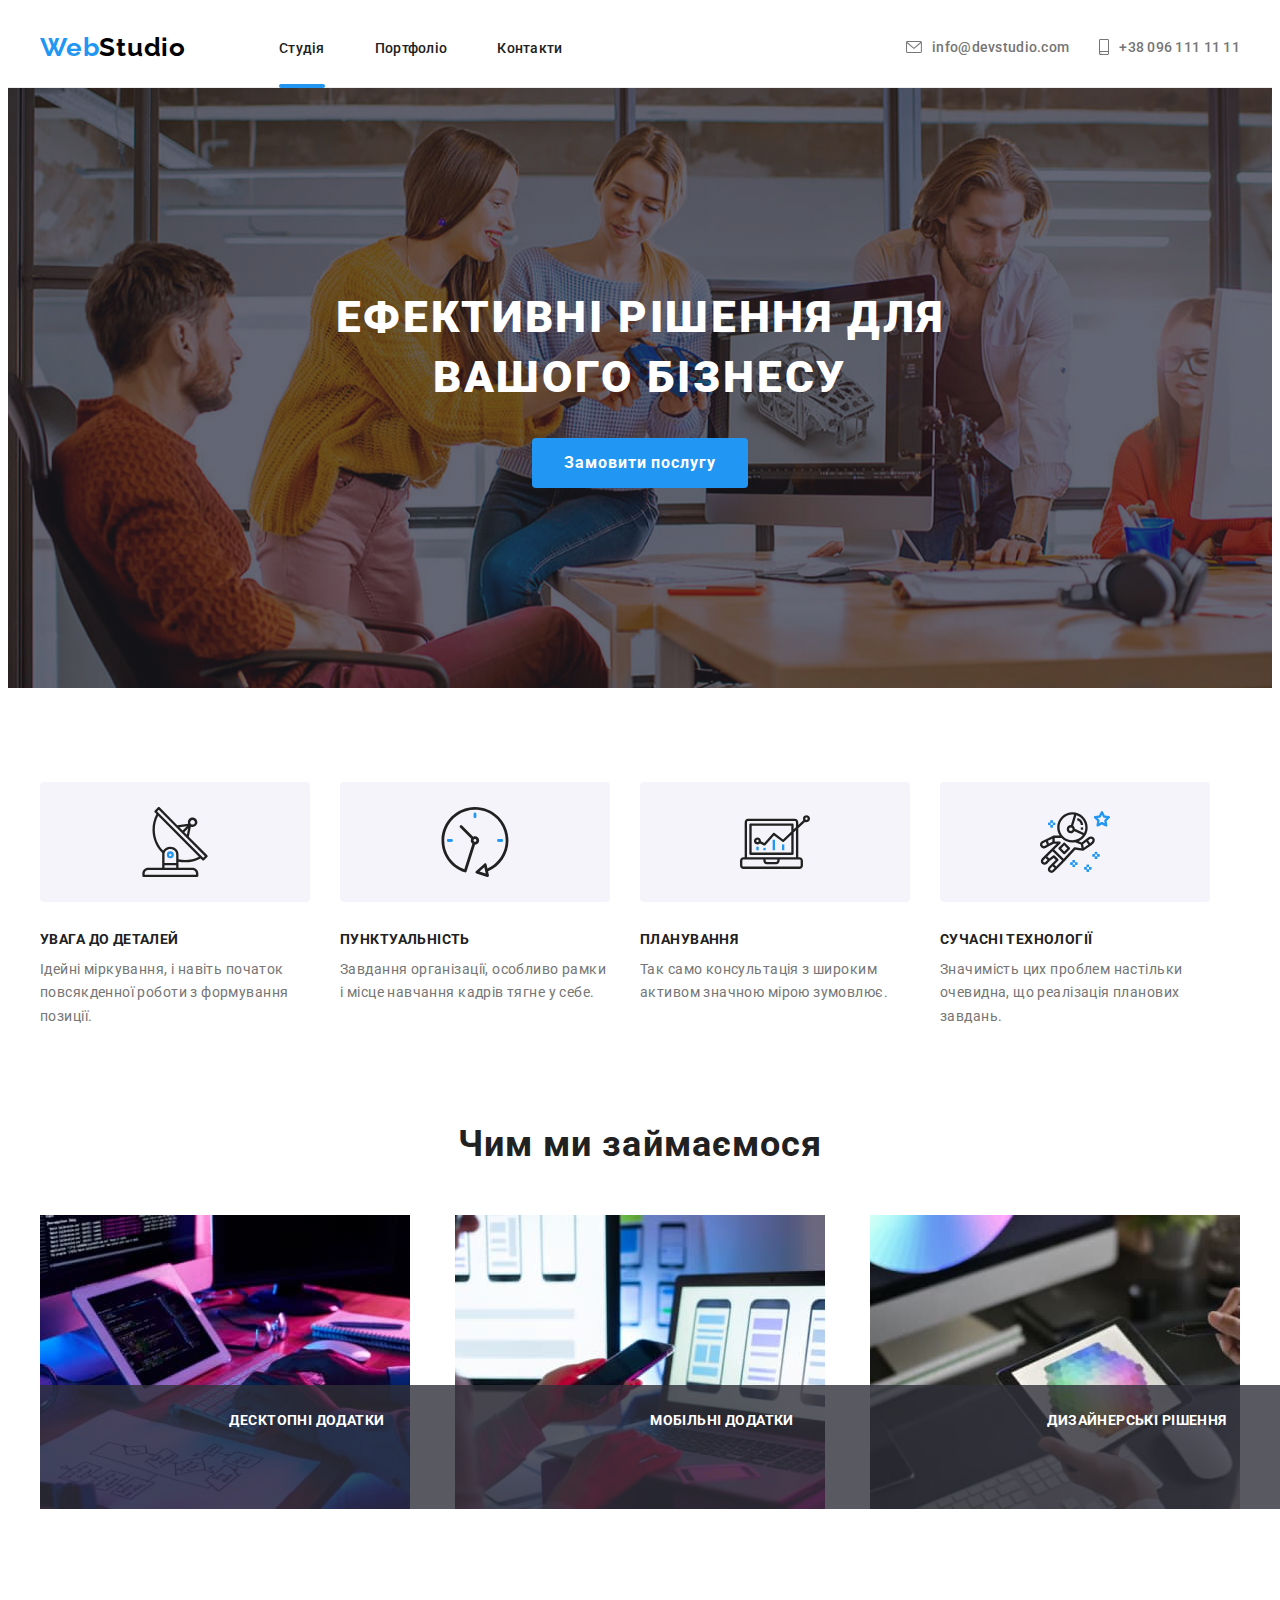
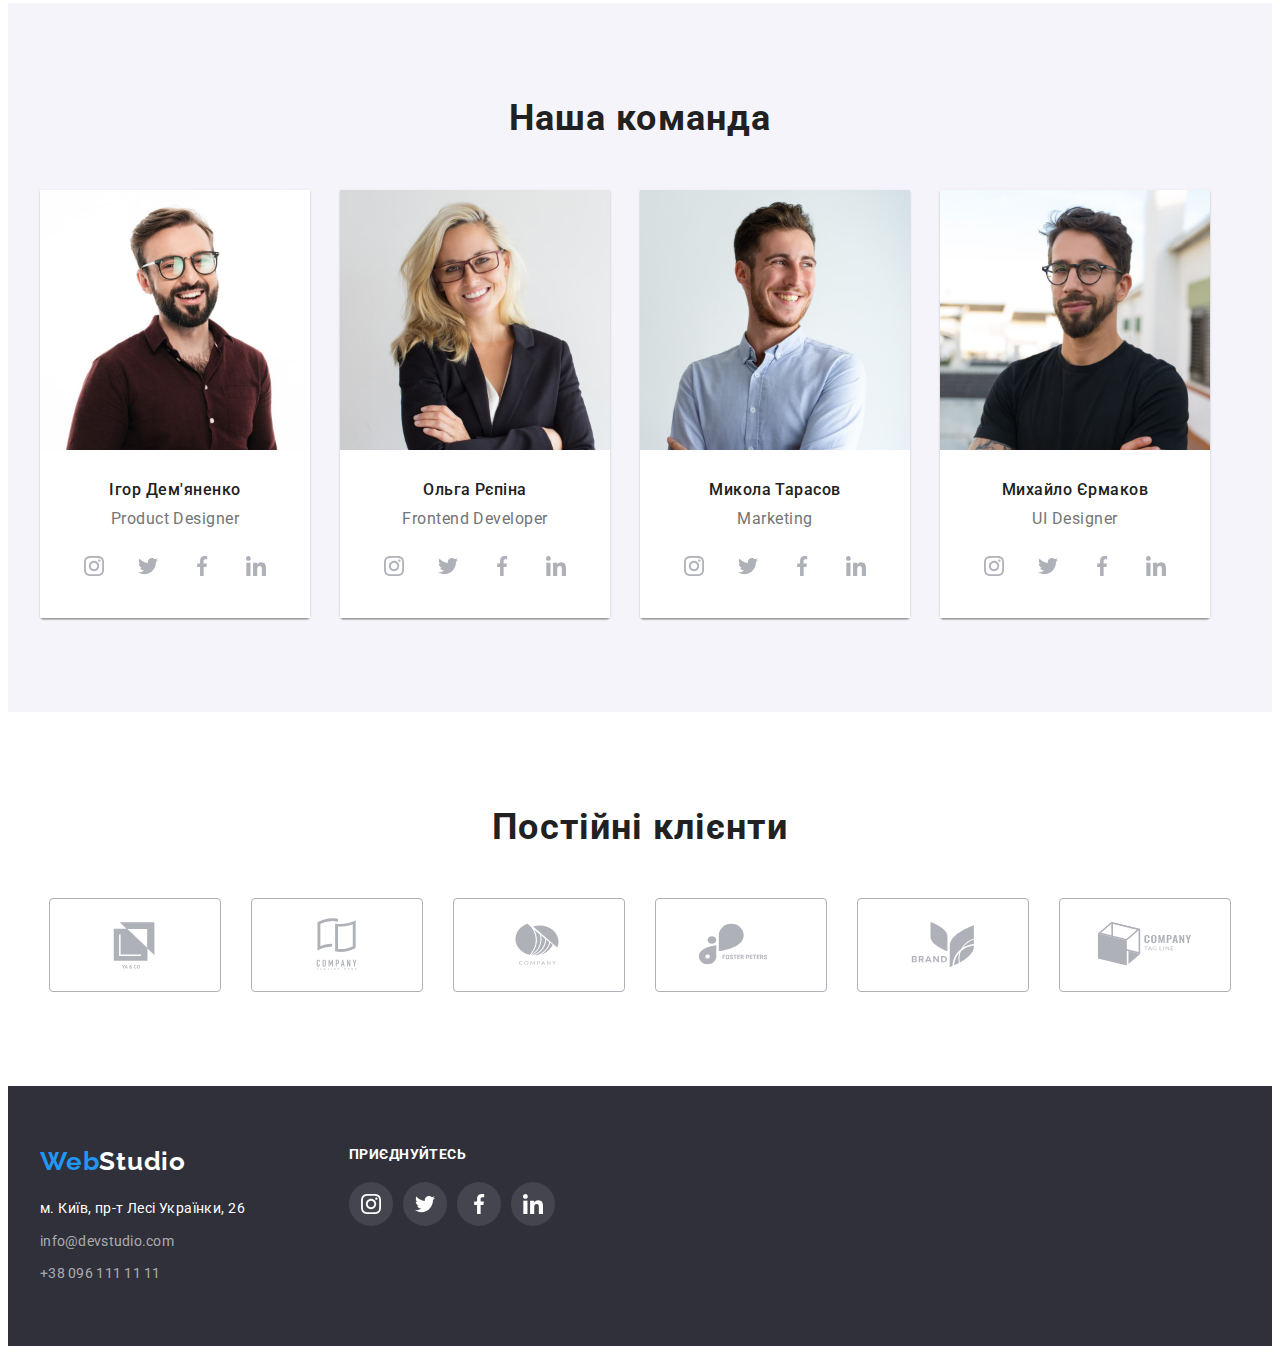
<file: index.html>
<!DOCTYPE html>
<html lang="uk">
<head>
    <meta charset="UTF-8">
    <meta http-equiv="X-UA-Compatible" content="IE=edge">
    <meta name="viewport" content="width=device-width, initial-scale=1.0">
    <title>Document</title>
    <link rel="preconnect" href="https://fonts.googleapis.com">
    <link rel="preconnect" href="https://fonts.gstatic.com" crossorigin>
    <link href="https://fonts.googleapis.com/css2?family=Raleway:wght@700&family=Roboto:wght@400;500;700;900&display=swap"
        rel="stylesheet">
    <link rel="stylesheet" href="https://cdnjs.cloudflare.com/ajax/libs/modern-normalize/1.1.0/modern-normalize.min.css"
        integrity="sha512-wpPYUAdjBVSE4KJnH1VR1HeZfpl1ub8YT/NKx4PuQ5NmX2tKuGu6U/JRp5y+Y8XG2tV+wKQpNHVUX03MfMFn9Q=="
        crossorigin="anonymous" referrerpolicy="no-referrer" />
    <link rel="stylesheet" href="./css/styles.css" />
</head>
<body>
    <header class="header">
        <div class="container header-container">
            <a class="logo link" href="./index.html"><span class="logo-part">Web</span>Studio</a>
            <nav class="navigation">
                <ul class="nav-list list">
                    <li class="nav-list-item">
                        <a class="nav-list-link nav-list-link-current link" href="index.html">Студія</a>
                    </li>
                    <li class="nav-list-item">
                        <a class="nav-list-link link" href="portfolio.html">Портфоліо</a>
                    </li>
                    <li class="nav-list-item">
                        <a class="nav-list-link link" href="">Контакти</a>
                    </li>
                </ul>
            </nav>
            <div class="header-contacts">
                <a class="contact-item  link" href="mailto:info@devstudio.com">
                    <svg class="contact-item-icon" width="16" height="12">
                        <use href="./images/icons.svg#mailbox"></use>
                    </svg>
                    info@devstudio.com
                </a>
            
                <a class="contact-item link" href="tel:+380961111111">
                    <svg class="contact-item-icon" width="10" height="16">
                        <use href="./images/icons.svg#smartphone"></use>
                    </svg>
                    +38 096 111 11 11
                </a>
            </div>
        </div>
    </header>
    <main>
        <section class="hero-section">
            <div class="container">
            <h1 class="main-title">
                Ефективні рішення для вашого бізнесу
            </h1>
            <button class="modal-button" type="button" data-modal-close>Замовити послугу</button>
            </div>
        </section>
        <section class="section">
            <div class="container">
                <ul class="list descriptions">
                    <li class="description-card">
                        <div class="icon-box">
                            <svg class="description-icon" width="70" height="70">
                                <use href="./images/icons.svg#antenna"></use>
                            </svg>
                        </div>
                        <h3 class="list-title">Увага до деталей</h3>
                        <p class="list-description">Ідейні міркування, і навіть початок повсякденної роботи з формування позиції.</p>
                    </li>
                    <li class="description-card">
                        <div class="icon-box">
                            <svg class="description-icon" width="70" height="70">
                                <use href="./images/icons.svg#clock"></use>
                            </svg>
                        </div>
                        <h3 class="list-title">Пунктуальність</h3>
                        <p class="list-description">Завдання організації, особливо рамки і місце навчання кадрів тягне у себе.</p>
                    </li>
                    <li class="description-card">
                        <div class="icon-box">
                            <svg class="description-icon" width="70" height="70">
                                <use href="./images/icons.svg#diagram"></use>
                            </svg>
                        </div>
                        <h3 class="list-title">Планування</h3>
                        <p class="list-description">Так само консультація з широким активом значною мірою зумовлює.</p>
                    </li>
                    <li class="description-card">
                        <div class="icon-box">
                            <svg class="description-icon" width="70" height="70">
                                <use href="./images/icons.svg#astronaut"></use>
                            </svg>
                        </div>
                        <h3 class="list-title">Сучасні технології</h3>
                        <p class="list-description">Значимість цих проблем настільки очевидна, що реалізація
                            планових завдань.</p>
                    </li>
                </ul>
            </div>
        </section>
        <section>
            <div class="container">
                <h2 class="section-title">Чим ми займаємося</h2>
                <ul class="list computers">
                    <li>
                        <img class="card-img" src="./images/computer1.jpg" alt="фото комп'ютера" width="370" height="294">
                        <p class="overlay-text">Десктопні додатки</p>
                    </li>
                    <li>
                        <img class="card-img" src="./images/computer2.jpg" alt="фото комп'ютера" width="370" height="294">
                        <p class="overlay-text">Мобільні додатки</p>
                    </li>
                    <li>
                        <img class="card-img" src="./images/computer3.jpg" alt="фото комп'ютера" width="370" height="294">
                        <p class="overlay-text">Дизайнерські рішення</p>
                    </li>
                </ul>
            </div>
        </section>
        <section class="employees-section section">
            <div class="container">
                <h2 class="section-title">Наша команда</h2>
                <ul class="list employees">
                    <li class="employees-card">
                        <img src="./images/team1.jpg" alt="фото співробітника" width="270" height="260">
                        <div class="employee-card-wrapper">
                            <h3 class="employee">Ігор Дем'яненко</h3>
                            <p class="job-position" lang="en">Product Designer</p>
                            <ul class="icon-list list">
                                <li>
                                    <a class="icon-list-link" href="">
                                        <svg class="social-icon" width="20" height="20">
                                            <use href="./images/icons.svg#instagram"></use>
                                        </svg>
                                    </a>
                                </li>
                                <li>
                                    <a class="icon-list-link" href="">
                                        <svg class="social-icon" width="20" height="20">
                                            <use href="./images/icons.svg#twitter"></use>
                                        </svg>
                                    </a>
                                </li>
                                <li>
                                    <a class="icon-list-link" href="">
                                        <svg class="social-icon" width="20" height="20">
                                            <use href="./images/icons.svg#facebook"></use>
                                        </svg>
                                    </a>
                                </li>
                                <li>
                                    <a class="icon-list-link" href="">
                                        <svg class="social-icon" width="20" height="20">
                                            <use href="./images/icons.svg#linkedin"></use>
                                        </svg>
                                    </a>
                                </li>
                            </ul>
                        </div>
                    </li>
                    <li class="employees-card">
                        <img src="./images/team2.jpg" alt="фото співробітника" width="270" height="260">
                        <div class="employee-card-wrapper">
                            <h3 class="employee">Ольга Рєпіна</h3>
                            <p class="job-position" lang="en">Frontend Developer</p>
                            <ul class="icon-list list">
                                <li>
                                    <a class="icon-list-link" href="">
                                        <svg class="social-icon" width="20" height="20">
                                            <use href="./images/icons.svg#instagram"></use>
                                        </svg>
                                    </a>
                                </li>
                                <li>
                                    <a class="icon-list-link" href="">
                                        <svg class="social-icon" width="20" height="20">
                                            <use href="./images/icons.svg#twitter"></use>
                                        </svg>
                                    </a>
                                </li>
                                <li>
                                    <a class="icon-list-link" href="">
                                        <svg class="social-icon" width="20" height="20">
                                            <use href="./images/icons.svg#facebook"></use>
                                        </svg>
                                    </a>
                                </li>
                                <li>
                                    <a class="icon-list-link" href="">
                                        <svg class="social-icon" width="20" height="20">
                                            <use href="./images/icons.svg#linkedin"></use>
                                        </svg>
                                    </a>
                                </li>
                            </ul>
                        </div>
                    </li>
                    <li class="employees-card">
                        <img src="./images/team3.jpg" alt="фото співробітника" width="270" height="260">
                        <div class="employee-card-wrapper">
                            <h3 class="employee">Микола Тарасов</h3>
                            <p class="job-position" lang="en">Marketing</p>
                            <ul class="icon-list list">
                                <li>
                                    <a class="icon-list-link" href="">
                                        <svg class="social-icon" width="20" height="20">
                                            <use href="./images/icons.svg#instagram"></use>
                                        </svg>
                                    </a>
                                </li>
                                <li>
                                    <a class="icon-list-link" href="">
                                        <svg class="social-icon" width="20" height="20">
                                            <use href="./images/icons.svg#twitter"></use>
                                        </svg>
                                    </a>
                                </li>
                                <li>
                                    <a class="icon-list-link" href="">
                                        <svg class="social-icon" width="20" height="20">
                                            <use href="./images/icons.svg#facebook"></use>
                                        </svg>
                                    </a>
                                </li>
                                <li>
                                    <a class="icon-list-link" href="">
                                        <svg class="social-icon" width="20" height="20">
                                            <use href="./images/icons.svg#linkedin"></use>
                                        </svg>
                                    </a>
                                </li>
                            </ul>
                        </div>
                    </li>
                    <li class="employees-card">
                        <img src="./images/team4.jpg" alt="фото співробітника" width="270" height="260">
                        <div class="employee-card-wrapper">
                            <h3 class="employee">Михайло Єрмаков</h3>
                            <p class="job-position" lang="en">UI Designer</p>
                            <ul class="icon-list list">
                                <li>
                                    <a class="icon-list-link" href="">
                                        <svg class="social-icon" width="20" height="20">
                                            <use href="./images/icons.svg#instagram"></use>
                                        </svg>
                                    </a>
                                </li>
                                <li>
                                    <a class="icon-list-link" href="">
                                        <svg class="social-icon" width="20" height="20">
                                            <use href="./images/icons.svg#twitter"></use>
                                        </svg>
                                    </a>
                                </li>
                                <li>
                                    <a class="icon-list-link" href="">
                                        <svg class="social-icon" width="20" height="20">
                                            <use href="./images/icons.svg#facebook"></use>
                                        </svg>
                                    </a>
                                </li>
                                <li>
                                    <a class="icon-list-link" href="">
                                        <svg class="social-icon" width="20" height="20">
                                            <use href="./images/icons.svg#linkedin"></use>
                                        </svg>
                                    </a>
                                </li>
                            </ul>
                        </div>
                    </li>
                </ul>
            </div>
        </section>
        <section class="clients-section section">
            <div class="container">
                <h2 class="section-title">Постійні клієнти</h2>
                <ul class="list clients">
                    <li class="client-items">
                        <a class="client-icon-box" href="">
                            <svg class="client-logo-icon" width="106" height="60">
                                <use href="./images/icons.svg#logo-one"></use>
                            </svg>
                        </a>
                    </li>
                    <li class="client-items">
                        <a class="client-icon-box" href="">
                            <svg class="client-logo-icon" width="106" height="60">
                                <use href="./images/icons.svg#logo-two"></use>
                            </svg>
                        </a>
                    </li>
                    <li class="client-items">
                        <a class="client-icon-box" href="">
                            <svg class="client-logo-icon" width="106" height="60">
                                <use href="./images/icons.svg#logo-three"></use>
                            </svg>
                        </a>
                    </li>
                    <li class="client-items">
                        <a class="client-icon-box" href="">
                            <svg class="client-logo-icon" width="106" height="60">
                                <use href="./images/icons.svg#logo-four"></use>
                            </svg>
                        </a>
                    </li>
                    <li class="client-items">
                        <a class="client-icon-box" href="">
                            <svg class="client-logo-icon" width="106" height="60">
                                <use href="./images/icons.svg#logo-five"></use>
                            </svg>
                        </a>
                    <li class="client-items">
                        <a class="client-icon-box" href="">
                            <svg class="client-logo-icon" width="106" height="60">
                                <use href="./images/icons.svg#logo-six"></use>
                            </svg>
                        </a>
                    </li>
                </ul>
            </div>
        </section>
    </main>
    <footer>
        <div class="footer-container">
            <div class="container footer-box">
                <div class="footer-left">
                    <a class="logo link logo-footer" href="./index.html"><span class="logo-part">Web</span>Studio</a>
                    <address class="location">
                        <span>м. Київ, пр-т Лесі Українки, 26</span>
                        <a class="contact-item-footer link" href="mailto:info@devstudio.com">info@devstudio.com</a>
                        <a class="contact-item-footer link" href="tel:+380961111111">+38 096 111 11 11</a>
                    </adress>
                </div>
                <div class="footer-right">
                    <div class="join-box">
                        <p class="join">Приєднуйтесь</p>
                    </div>
                    <div class="footer-icon-box">
                        <ul class="footer-icon-list list">
                            <li>
                                <a class="footer-icon-link" href="">
                                    <svg class="footer-social-icon" width="20" height="20">
                                        <use href="./images/icons.svg#instagram"></use>
                                    </svg>
                                </a>
                            </li>
                            <li>
                                <a class="footer-icon-link" href="">
                                    <svg class="footer-social-icon" width="20" height="20">
                                        <use href="./images/icons.svg#twitter"></use>
                                    </svg>
                                </a>
                            </li>
                            <li>
                                <a class="footer-icon-link" href="">
                                    <svg class="footer-social-icon" width="20" height="20">
                                        <use href="./images/icons.svg#facebook"></use>
                                    </svg>
                                </a>
                            </li>
                            <li>
                                <a class="footer-icon-link" href="">
                                    <svg class="footer-social-icon" width="20" height="20">
                                        <use href="./images/icons.svg#linkedin"></use>
                                    </svg>
                                </a>
                            </li>
                        </ul>
                    </div>
                </div>
            </div>
        </div>
    </footer>
    <div class="backdrop is-hidden" data-modal>
        <div class="modal">
            <button type="button" class="modal-x-button" data-modal-open>
                <svg class="modal-x-icon" width="18" height="18">
                    <use href="./images/icons.svg#x-icon"></use>
                </svg>
            </button>
        </div>
    </div>
    <script src="./js/modal.js"></script>
</body>
</html>
</file>
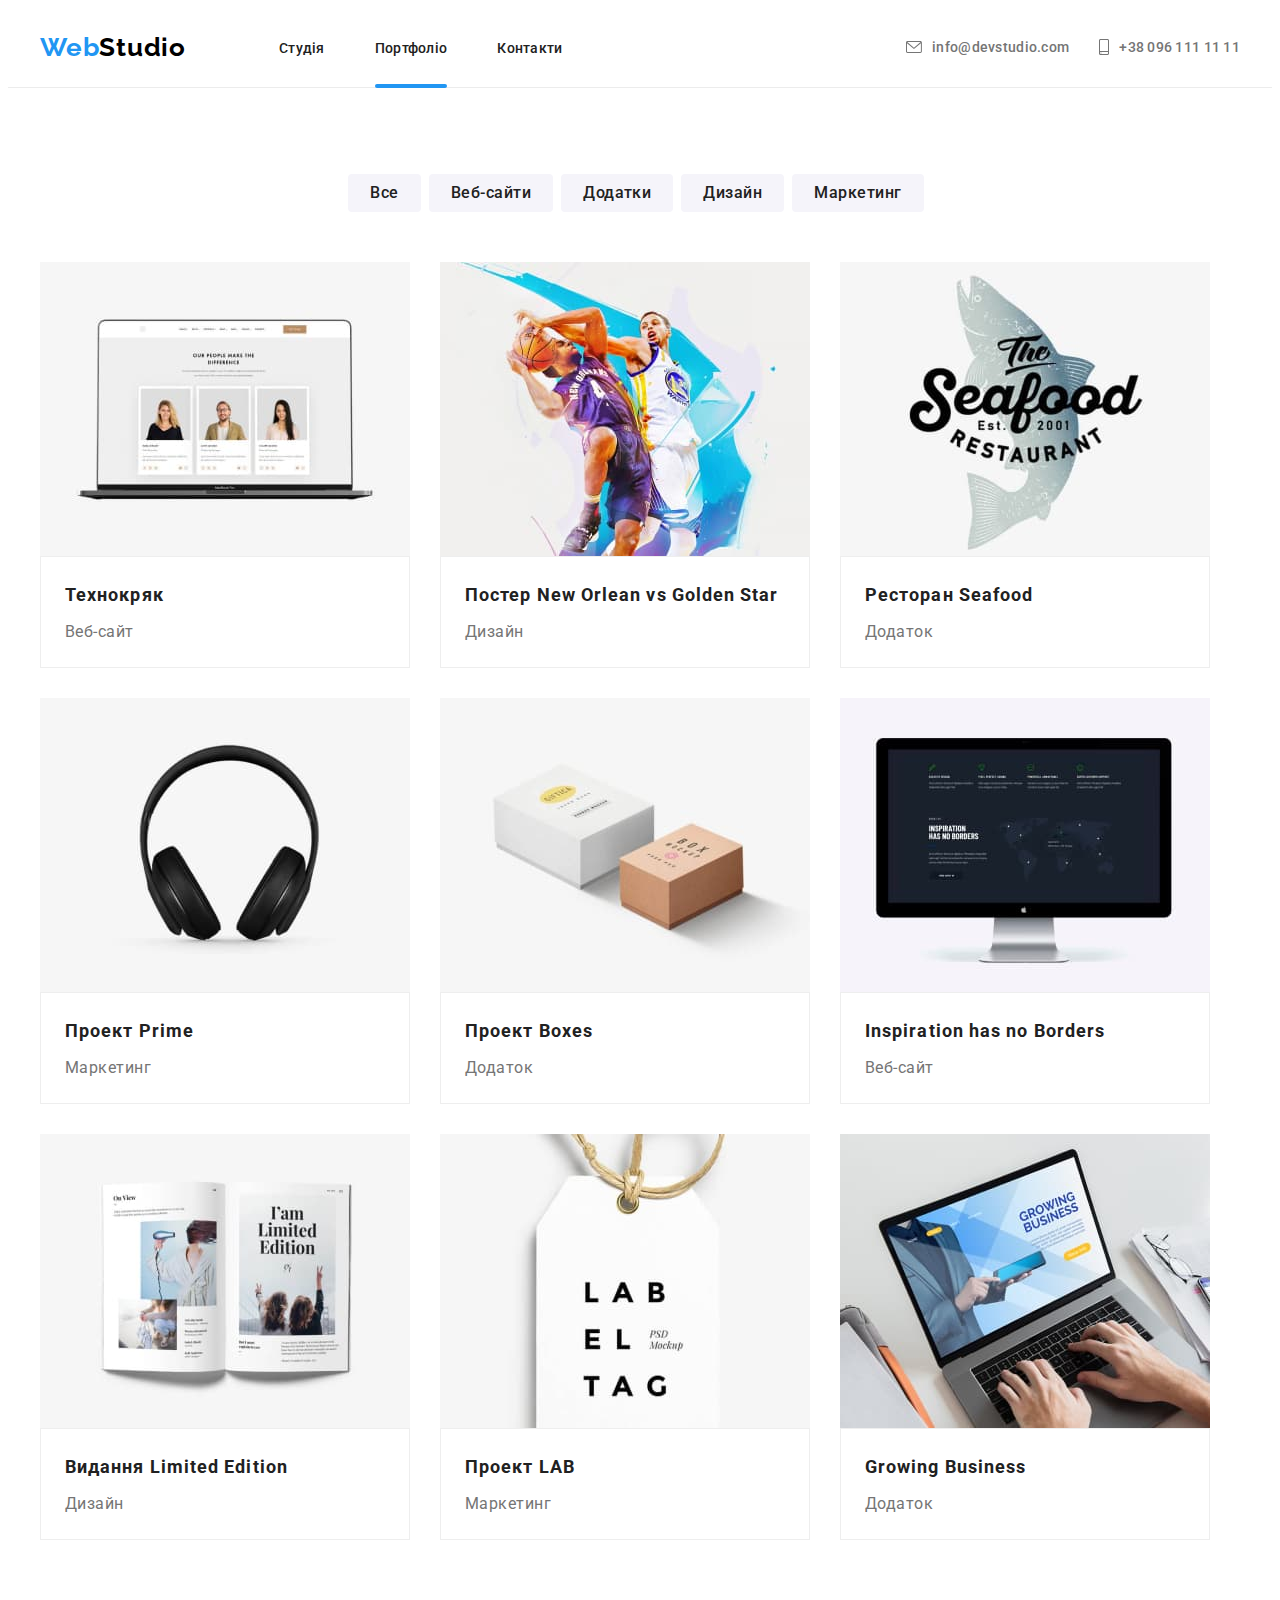
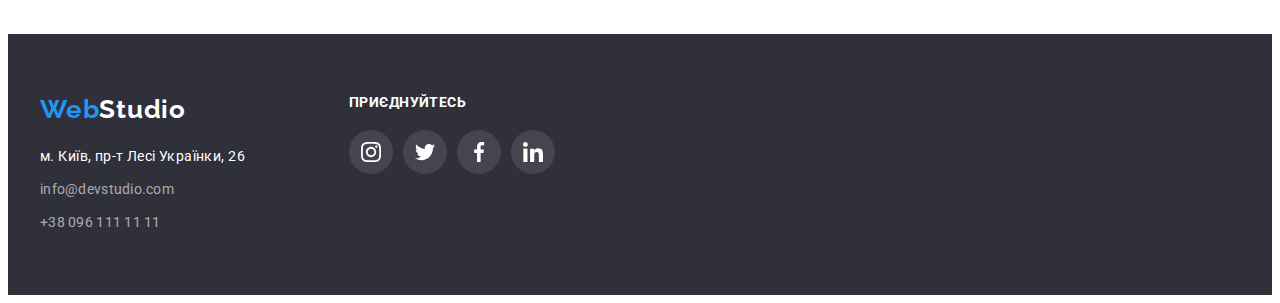
<file: portfolio.html>
<!DOCTYPE html>
<html lang="uk">
<head>
    <meta charset="UTF-8">
    <meta http-equiv="X-UA-Compatible" content="IE=edge">
    <meta name="viewport" content="width=device-width, initial-scale=1.0">
    <title>Document</title>
    <link rel="preconnect" href="https://fonts.googleapis.com">
    <link rel="preconnect" href="https://fonts.gstatic.com" crossorigin>
    <link href="https://fonts.googleapis.com/css2?family=Raleway:wght@700&family=Roboto:wght@400;500;700&display=swap"
        rel="stylesheet">
        <link rel="stylesheet" href="https://cdnjs.cloudflare.com/ajax/libs/modern-normalize/1.1.0/modern-normalize.min.css"
            integrity="sha512-wpPYUAdjBVSE4KJnH1VR1HeZfpl1ub8YT/NKx4PuQ5NmX2tKuGu6U/JRp5y+Y8XG2tV+wKQpNHVUX03MfMFn9Q=="
            crossorigin="anonymous" referrerpolicy="no-referrer" />
    <link rel="stylesheet" href="./css/styles.css" />
</head>
<body>
    <header class="header">
        <div class="container header-container">
            <a class="logo link" href="./index.html"><span class="logo-part">Web</span>Studio</a>
            <nav class="navigation">
                <ul class="nav-list list">
                    <li class="nav-list-item">
                        <a class="nav-list-link link" href="index.html">Студія</a>
                    </li>
                    <li class="nav-list-item">
                        <a class="nav-list-link nav-list-link-current link" href="portfolio.html">Портфоліо</a>
                    </li>
                    <li class="nav-list-item">
                        <a class="nav-list-link link" href="">Контакти</a>
                    </li>
                </ul>
            </nav>
            <div class="header-contacts">
                <a class="contact-item  link" href="mailto:info@devstudio.com">
                    <svg class="contact-item-icon" width="16" height="12">
                        <use href="./images/icons.svg#mailbox"></use>
                    </svg>
                    info@devstudio.com
                </a>
            
                <a class="contact-item link" href="tel:+380961111111">
                    <svg class="contact-item-icon" width="10" height="16">
                        <use href="./images/icons.svg#smartphone"></use>
                    </svg>
                    +38 096 111 11 11
                </a>
            </div>
        </div>
    </header>
    <main>
    <section class="section">
        <div class="container">
            <h1 class="portfolio">Наше портфоліо</h1>
                <ul class="list buttons-list">
                    <li class="button-card"><button class="portfolio-button" type="button">Все</button></li>
                    <li class="button-card"><button class="portfolio-button" type="button">Веб-сайти</button></li>
                    <li class="button-card"><button class="portfolio-button" type="button">Додатки</button></li>
                    <li class="button-card"><button class="portfolio-button" type="button">Дизайн</button></li>
                    <li class="button-card"><button class="portfolio-button" type="button">Маркетинг</button></li>
                </ul>
                <ul class="list project-pics">
                    <li class="project-card">
                        <div class="project-card-list-wrapper">
                            <img src="./images/project1.jpg" alt="фото проекту" width="370" height="294">
                        <p class="overlay">Технокряк це сучасний майданчик розповсюдження коронавірусу. Компанії використовують цю платформу для цифрового шпіонажу та атак на захищені сервера конкурентів.</p>
                        </div>
                            <div class="project-card-wrapper">
                                <h2 class="project-name">Технокряк</h2>
                                <p class="project-description">Веб-сайт</p>
                            </div>
                    </li>
                    <li class="project-card">
                        <div class="project-card-list-wrapper">
                            <img src="./images/project2.jpg" alt="фото проекту" width="370" height="294">
                            <p class="overlay">Lorem ipsum dolor sit amet consectetur adipisicing elit. Labore rem deleniti unde quod deserunt dolorem! In non dolores quo!</p>
                        </div>
                            <div class="project-card-wrapper">
                                <h2 class="project-name">Постер New Orlean vs Golden Star</h2>
                                <p class="project-description">Дизайн</p>
                            </div>
                    </li>
                    <li class="project-card">
                        <div class="project-card-list-wrapper">
                            <img src="./images/project3.jpg" alt="фото проекту" width="370" height="294">
                            <p class="overlay">Lorem ipsum, dolor sit amet consectetur adipisicing elit. Aperiam vel et officiis sit ab, nostrum voluptas a totam adipisci.</p>
                        </div>
                            <div class="project-card-wrapper">
                                <h2 class="project-name">Ресторан Seafood</h2>
                                <p class="project-description">Додаток</p>
                            </div>
                    </li>
                    <li class="project-card">
                        <div class="project-card-list-wrapper"><img src="./images/project4.jpg" alt="фото проекту" width="370" height="294">
                            <p class="overlay">Lorem ipsum dolor, sit amet consectetur adipisicing elit. Officia ipsum tempora ut quia autem expedita illo quis, culpa laborum.</p>
                        </div>
                            <div class="project-card-wrapper">
                                <h2 class="project-name">Проект Prime</h2>
                                <p class="project-description">Маркетинг</p>
                            </div>
                    </li>
                    <li class="project-card">
                        <div class="project-card-list-wrapper">
                            <img src="./images/project5.jpg" alt="фото проекту" width="370" height="294">
                            <p class="overlay">Lorem ipsum dolor sit amet consectetur adipisicing elit. Explicabo doloremque libero magnam voluptates architecto facere illo hic dolore. At?</p>
                        </div>
                            <div class="project-card-wrapper">
                                <h2 class="project-name">Проект Boxes</h2>
                                <p class="project-description">Додаток</p>
                            </div>
                    </li>
                    <li class="project-card">
                        <div class="project-card-list-wrapper">
                            <img src="./images/project6.jpg" alt="фото проекту" width="370" height="294">
                            <p class="overlay">Lorem ipsum dolor sit amet, consectetur adipisicing elit. Deserunt assumenda quis animi? Fuga quos praesentium voluptatibus, inventore reprehenderit earum!</p>
                        </div>
                            <div class="project-card-wrapper">
                                <h2 class="project-name">Inspiration has no Borders</h2>
                                <p class="project-description">Веб-сайт</p>
                            </div>
                    </li>
                    <li class="project-card">
                        <div class="project-card-list-wrapper">
                            <img src="./images/project7.jpg" alt="фото проекту" width="370" height="294">
                            <p class="overlay">Lorem ipsum dolor sit amet consectetur adipisicing elit. Esse, laboriosam officiis! Officia quis quidem aperiam voluptatum dicta omnis mollitia.\</p>
                        </div>
                            <div class="project-card-wrapper">
                                <h2 class="project-name">Видання Limited Edition</h2>
                                <p class="project-description">Дизайн</p>
                            </div>
                    </li>
                    <li class="project-card">
                        <div class="project-card-list-wrapper">
                            <img src="./images/project8.jpg" alt="фото проекту" width="370" height="294">
                            <p class="overlay">Lorem, ipsum dolor sit amet consectetur adipisicing elit. Rem tenetur odit veritatis voluptates deserunt, dolor expedita quasi voluptate voluptas?</p>
                        </div>
                            <div class="project-card-wrapper">
                                <h2 class="project-name">Проект LAB</h2>
                                <p class="project-description">Маркетинг</p>
                            </div>
                    </li>
                    <li class="project-card">
                        <div class="project-card-list-wrapper">
                            <img src="./images/project9.jpg" alt="фото проекту" width="370" height="294">
                            <p class="overlay">Lorem ipsum dolor sit amet consectetur adipisicing elit. Dignissimos, architecto? Impedit repellat laborum deleniti atque nam. Doloribus, vitae praesentium.</p>
                        </div>
                            <div class="project-card-wrapper">
                                <h2 class="project-name">Growing Business</h2>
                                <p class="project-description">Додаток</p>
                            </div>
                    </li>
                </ul>
        </div>
    </section>  
    </main>
    <footer>
        <div class="footer-container">
            <div class="container footer-box">
                <div class="footer-left">
                    <a class="logo link logo-footer" href="./index.html"><span class="logo-part">Web</span>Studio</a>
                    <address class="location">
                        <span>м. Київ, пр-т Лесі Українки, 26</span>
                        <a class="contact-item-footer link" href="mailto:info@devstudio.com">info@devstudio.com</a>
                        <a class="contact-item-footer link" href="tel:+380961111111">+38 096 111 11 11</a>
                    </adress>
                </div>
                <div class="footer-right">
                    <div class="join-box">
                        <p class="join">Приєднуйтесь</p>
                    </div>
                    <div class="footer-icon-box">
                        <ul class="footer-icon-list list">
                            <li>
                                <a class="footer-icon-link" href="">
                                    <svg class="footer-social-icon" width="20" height="20">
                                        <use href="./images/icons.svg#instagram"></use>
                                    </svg>
                                </a>
                            </li>
                            <li>
                                <a class="footer-icon-link" href="">
                                    <svg class="footer-social-icon" width="20" height="20">
                                        <use href="./images/icons.svg#twitter"></use>
                                    </svg>
                                </a>
                            </li>
                            <li>
                                <a class="footer-icon-link" href="">
                                    <svg class="footer-social-icon" width="20" height="20">
                                        <use href="./images/icons.svg#facebook"></use>
                                    </svg>
                                </a>
                            </li>
                            <li>
                                <a class="footer-icon-link" href="">
                                    <svg class="footer-social-icon" width="20" height="20">
                                        <use href="./images/icons.svg#linkedin"></use>
                                    </svg>
                                </a>
                            </li>
                        </ul>
                    </div>
                </div>
            </div>
        </div>
    </footer>
</body>
</html>
</file>
<file: css/styles.css>
:root {
	--primary-font-family: "Roboto", sans-serif;
	--primary-text-color-theme-dark: #2196f3;
	--primary-text-color-theme-light: #212121;
	--secondary-text-color-theme-dark: #ffffff;
	--secondary-text-color-theme-light: #757575;
}
body {
	font-family: "Roboto", sans-serif, "Raleway", sans-serif;
	color: #212121;
}
h1,
h2,
h3,
h4,
p {
	margin-top: 0;
	margin-bottom: 0;
}
ul {
	margin-top: 0;
	margin-bottom: 0;
	padding-left: 0;
}
img {
	display: block;
}
address {
	font-style: normal;
}
.list {
	list-style: none;
}
.link {
	text-decoration: none;
}
.section {
	padding-top: 94px;
	padding-bottom: 94px;
}
.container {
	width: 1200px;
	padding-left: 15px;
	padding-right: 15px;
	margin-left: auto;
	margin-right: auto;
}
.header {
	padding-top: 24px;
	padding-bottom: 24px;
	border-bottom: 1px solid #ececec;
}
.header-container {
	display: flex;
}
.header-contacts {
	display: flex;
	align-items: center;
	margin-left: auto;
}
.navigation {
	display: flex;
	align-items: center;
}
.nav-list {
	display: flex;
	align-items: center;
}
.logo {
	font-family: "Raleway", sans-serif;
	margin-right: 93px;
	letter-spacing: 0.03em;
	font-style: normal;
	font-weight: bold;
	font-size: 26px;
	line-height: 1.19;

	color: #000000;
}
.logo-part {
	color: var(--primary-text-color-theme-dark);
}
.logo-footer {
	color: var(--secondary-text-color-theme-dark);
}
.nav-list-item:not(:last-child) {
	margin-right: 50px;
}
.nav-list-link {
	font-style: normal;
	font-weight: 500;
	font-size: 14px;
	line-height: 1.14;
	letter-spacing: 0.02em;

	transition: color 250ms cubic-bezier(0.4, 0, 0.2, 1);
	color: inherit;
}
.nav-list-link:hover,
.nav-list-link:focus {
	color: var(--primary-text-color-theme-dark);
}
.nav-list-link-current {
	position: relative;
}
.nav-list-link-current::after {
	content: "";
	height: 4px;
	width: 100%;
	bottom: -32px;
	left: 0;
	border-radius: 2px;
	background-color: var(--primary-text-color-theme-dark);
	position: absolute;
}
.contact-item {
	display: flex;
	align-items: center;
	font-style: normal;
	font-weight: 500;
	font-size: 14px;
	line-height: 1.7;
	letter-spacing: 0.02em;
	transition: color 250ms cubic-bezier(0.4, 0, 0.2, 1);
	color: var(--secondary-text-color-theme-light);
}
.contact-item:hover,
.contact-item:focus,
.contact-item:hover .contact-item-icon,
.contact-item:focus .contact-item-icon {
	color: var(--primary-text-color-theme-dark);
	fill: var(--primary-text-color-theme-dark);
}
.contact-item-icon {
	transition: fill 250ms cubic-bezier(0.4, 0, 0.2, 1);
	fill: var(--secondary-text-color-theme-light);
	margin-right: 10px;
	margin-left: 30px;
}
.main-title {
	width: 696px;
	font-style: normal;
	font-weight: 900;
	font-size: 44px;
	line-height: 1.36;
	margin-bottom: 30px;
	margin-left: auto;
	margin-right: auto;
	text-align: center;
	letter-spacing: 0.06em;
	text-transform: uppercase;

	color: var(--secondary-text-color-theme-dark);
}
.section-title {
	font-style: normal;
	font-weight: bold;
	font-size: 36px;
	line-height: 1.17;
	text-align: center;
	letter-spacing: 0.03em;
	margin-bottom: 50px;
}
.modal-button {
	display: block;
	min-width: 200px;
	height: 50px;
	padding: 10px 32px;
	margin-left: auto;
	margin-right: auto;
	font-family: inherit;
	font-style: normal;
	font-weight: bold;
	font-size: 16px;
	line-height: 30px;
	letter-spacing: 0.06em;

	color: var(--secondary-text-color-theme-dark);
	background-color: var(--primary-text-color-theme-dark);
	border: none;
	border-radius: 4px;
	transition: background-color 2000ms cubic-bezier(0.4, 0, 0.2, 1);
}

.modal-button:hover,
.modal-button:focus {
	background-color: #188ce8;
	color: var(--secondary-text-color-theme-dark);
}
.hero-section {
	background-image: linear-gradient(
			rgba(47, 48, 58, 0.4),
			rgba(47, 48, 58, 0.4)
		),
		url("../images/hero/hero-background.jpg");
	background-color: #c4c4c4;
	background-size: cover;
	max-width: 1600px;
	margin: 0 auto;
	padding-top: 200px;
	padding-bottom: 200px;
}
.descriptions {
	display: flex;
	flex-wrap: nowrap;
	margin-left: -30px;
	margin-top: -30px;
}
.description-card {
	flex-basis: calc((100%-120px) / 4);
	margin-top: 30px;
	margin-left: 30px;
	width: 270px;
}
.icon-box {
	background: #f5f4fa;
	width: 270px;
	height: 120px;
	border-radius: 4px;
	display: flex;
	align-items: center;
	justify-content: center;
}
.list-title {
	font-style: normal;
	font-weight: bold;
	font-size: 14px;
	line-height: 1.14;
	letter-spacing: 0.03em;
	text-transform: uppercase;
	margin-bottom: 10px;
	margin-top: 30px;
}
.list-description {
	font-style: normal;
	font-weight: normal;
	font-size: 14px;
	line-height: 1.71;
	letter-spacing: 0.03em;

	color: var(--secondary-text-color-theme-light);
}
.computers {
	display: flex;
	justify-content: space-between;
	padding-bottom: 94px;
}
.card-img {
	position: relative;
	display: block;
}
.overlay-text {
	position: absolute;
	font-style: normal;
	font-weight: 700;
	font-size: 14px;
	line-height: 16px;
	letter-spacing: 0.03em;
	text-align: center;
	height: 70px;
	width: 370px;
	padding: 27px 82px;
	text-transform: uppercase;
	
	transform: translateY(-100%);
	color: var(--secondary-text-color-theme-dark);
	background-color: rgba(47, 48, 58, 0.8);
}
.employees-section {
	background-color: #f5f4fa;
}
.employees {
	display: flex;
	flex-wrap: nowrap;
	margin-left: -30px;
	margin-top: -30px;
}
.employees-card {
	flex-basis: calc((100%-120px) / 4);
	margin-top: 30px;
	margin-left: 30px;
	box-shadow: 0px 1px 3px rgba(0, 0, 0, 0.12), 0px 1px 1px rgba(0, 0, 0, 0.14),
		0px 2px 1px rgba(0, 0, 0, 0.2);
	border-radius: 0px 0px 4px 4px;
}
.employee {
	font-style: normal;
	font-weight: 500;
	font-size: 16px;
	line-height: 1.19;
	text-align: center;
	letter-spacing: 0.03em;
	margin-bottom: 10px;
}
.employee-card-wrapper {
	padding-top: 30px;
	padding-left: 32px;
	padding-right: 32px;
	background-color: var(--secondary-text-color-theme-dark);
}
.job-position {
	font-style: normal;
	font-weight: normal;
	font-size: 16px;
	line-height: 1.19;
	text-align: center;
	letter-spacing: 0.03em;

	color: var(--secondary-text-color-theme-light);
}
.portfolio {
	display: none;
}
.project-pics {
	display: flex;
	flex-wrap: wrap;
	margin-left: -30px;
	margin-top: -30px;
}
.project-card {
	display: block;
	flex-basis: calc((100%-120px) / 4);
	margin-top: 30px;
	margin-left: 30px;
	transition: box-shadow 250ms cubic-bezier(0.4, 0, 0.2, 1);
}
.project-card:hover,
.project-card:focus {
	box-shadow: 0px 1px 1px rgba(0, 0, 0, 0.12), 0px 4px 4px rgba(0, 0, 0, 0.06),
		1px 4px 6px rgba(0, 0, 0, 0.16);
}
.project-card-wrapper {
	border: 1px solid #eeeeee;
	box-sizing: border-box;
	padding: 20px 24px;
}
.project-name {
	font-style: normal;
	font-weight: bold;
	font-size: 18px;
	line-height: 2;
	letter-spacing: 0.06em;
	text-align: left;
	margin-bottom: 4px;
}
.project-description {
	font-style: normal;
	font-weight: normal;
	font-size: 16px;
	line-height: 1.88;
	letter-spacing: 0.03em;

	color: var(--secondary-text-color-theme-light);
}
.project-card-list-wrapper {
	position: relative;
	overflow: hidden;
}
.overlay {
	position: absolute;
	overflow: auto;
	height: 100%;
	width: 100%;
	top: 0;
	left: 0;
	font-style: normal;
	font-weight: 400;
	font-size: 18px;
	line-height: 28px;
	letter-spacing: 0.03em;

	color: var(--secondary-text-color-theme-dark);
	background-color: var(--primary-text-color-theme-dark);
	padding: 63px 24px;
	transition: transform 250ms cubic-bezier(0.4, 0, 0.2, 1);
	transform: translateY(100%);
}
.project-card-list-wrapper:hover .overlay {
	transform: translateY(0%);
}
.buttons-list {
	margin-bottom: 50px;
	display: flex;
	flex-wrap: nowrap;
	justify-content: center;
	margin-left: -8px;
	margin-top: -8px;
}
.button-card {
	align-items: center;
	margin-left: 4px;
	margin-right: 4px;
}
.portfolio-button {
	padding: 6px 22px 6px 22px;
	font-family: inherit;
	font-style: normal;
	font-weight: 500;
	font-size: 16px;
	line-height: 1.63;
	text-align: center;
	letter-spacing: 0.03em;

	color: inherit;
	background-color: #f5f4fa;
	border: none;
	border-radius: 4px;
	transition: background-color 250ms cubic-bezier(0.4, 0, 0.2, 1);
}
.portfolio-button:hover,
.portfolio-button:focus {
	background-color: var(--primary-text-color-theme-dark);
	color: var(--secondary-text-color-theme-dark);
	box-shadow: 0px 4px 4px rgba(0, 0, 0, 0.25);
}
.description-icon {
	fill: var(--primary-text-color-theme-light);
}
.social-icon {
	fill: #afb1b8;
}
.clients {
	display: flex;
	align-items: center;
	justify-content: center;
}
.client-logo-icon {
	fill: #afb1b8;
	transition: fill 250ms cubic-bezier(0.4, 0, 0.2, 1);
}
.client-items:not(:last-child) {
	margin-right: 30px;
}
.client-icon-box {
	display: flex;
	align-items: center;
	justify-content: center;
	width: 170px;
	height: 92px;
	border-radius: 4px;
	background-color: var(--secondary-text-color-theme-dark);
	border: 1px solid #afb1b8;
	transition: border-color 250ms cubic-bezier(0.4, 0, 0.2, 1);
}
.client-icon-box:hover,
.client-icon-box:focus,
.client-icon-box:hover .client-logo-icon,
.client-icon-box:focus .client-logo-icon {
	fill: var(--primary-text-color-theme-dark);
	border-color: var(--primary-text-color-theme-dark);
}
.icon-list-link {
	display: flex;
	align-items: center;
	justify-content: center;
	width: 44px;
	height: 44px;
	background-color: transparent;
	border-radius: 50%;
	transition: background-color 250ms cubic-bezier(0.4, 0, 0.2, 1);
}
.icon-list-link:hover .social-icon,
.icon-list-link:focus .social-icon {
	fill: var(--secondary-text-color-theme-dark);
}
.icon-list-link:hover,
.icon-list-link:focus {
	background-color: var(--primary-text-color-theme-dark);
}
.icon-list {
	display: flex;
	margin-top: 16px;
	justify-content: space-between;
	padding-bottom: 30px;
}
.location {
	display: flex;
	flex-direction: column;
	margin-top: 20px;
	font-style: normal;
	font-weight: normal;
	font-size: 14px;
	line-height: 1.71;
	letter-spacing: 0.03em;

	color: var(--secondary-text-color-theme-dark);
}
.footer-container {
	background-color: #2f303a;
	width: 100%;
	padding-top: 60px;
	padding-bottom: 60px;
}
.footer-box {
	display: flex;
}
.footer-left {
	display: flexbox;
}
.contact-item-footer {
	margin-top: 9px;
	font-style: normal;
	font-weight: 400;
	font-size: 14px;
	line-height: 1.7;
	letter-spacing: 0.02em;
	color: rgba(255, 255, 255, 0.6);
}
.footer-right {
	display: flexbox;
	margin-left: 70px;
	width: 206px;
	height: 80px;
}
.join {
	color: #ffffff;
	font-style: normal;
	font-weight: bold;
	font-size: 14px;
	line-height: 16 px;
	letter-spacing: 0.03em;
	text-transform: uppercase;
}
.footer-icon-list {
	display: flex;
	justify-content: space-between;
}
.footer-icon-link {
	display: flex;
	align-items: center;
	justify-content: center;
	width: 44px;
	height: 44px;
	background-color: rgba(255, 255, 255, 0.1);
	border-radius: 50%;
	transition: background-color 250ms cubic-bezier(0.4, 0, 0.2, 1);
}
.footer-icon-link:hover > .social-icon,
.footer-icon-link:focus > .social-icon {
	fill: var(--secondary-text-color-theme-dark);
}
.footer-icon-link:hover,
.footer-icon-link:focus {
	background-color: var(--primary-text-color-theme-dark);
	background-image: none;
}
.footer-social-icon {
	fill: var(--secondary-text-color-theme-dark);
}
.join-box {
	display: flex;
}
.footer-icon-box {
	display: flex;
	flex-direction: column;
	margin-top: 20px;
}
.backdrop {
	position: fixed;
	top: 0;
	left: 0;
	width: 100vw;
	height: 100vh;
	background-color: rgba(0, 0, 0, 0.2);
	transition: visibility 250ms cubic-bezier(0.4, 0, 0.2, 1), opacity 250ms cubic-bezier(0.4, 0, 0.2, 1);
}
.backdrop.is-hidden {
	opacity: 0;
	visibility: hidden;
	pointer-events: none;
}
.modal {
	position: absolute;
	top: 50%;
	left: 50%;
	transform: translate(-50%, -50%);
	width: 528px;
	height: 581px;
	background-color: var(--secondary-text-color-theme-dark);
}
.modal-x-button {
	position: absolute;
	top: 8px;
	right: 8px;
	display: flex;
	justify-content: center;
	align-items: center;
	width: 30px;
	height: 30px;
	background-color: var(--secondary-text-color-theme-dark);
	border-radius: 50%;
	border: 1px solid rgba(0, 0, 0, 0.1);
	padding: 0;
}
</file>
